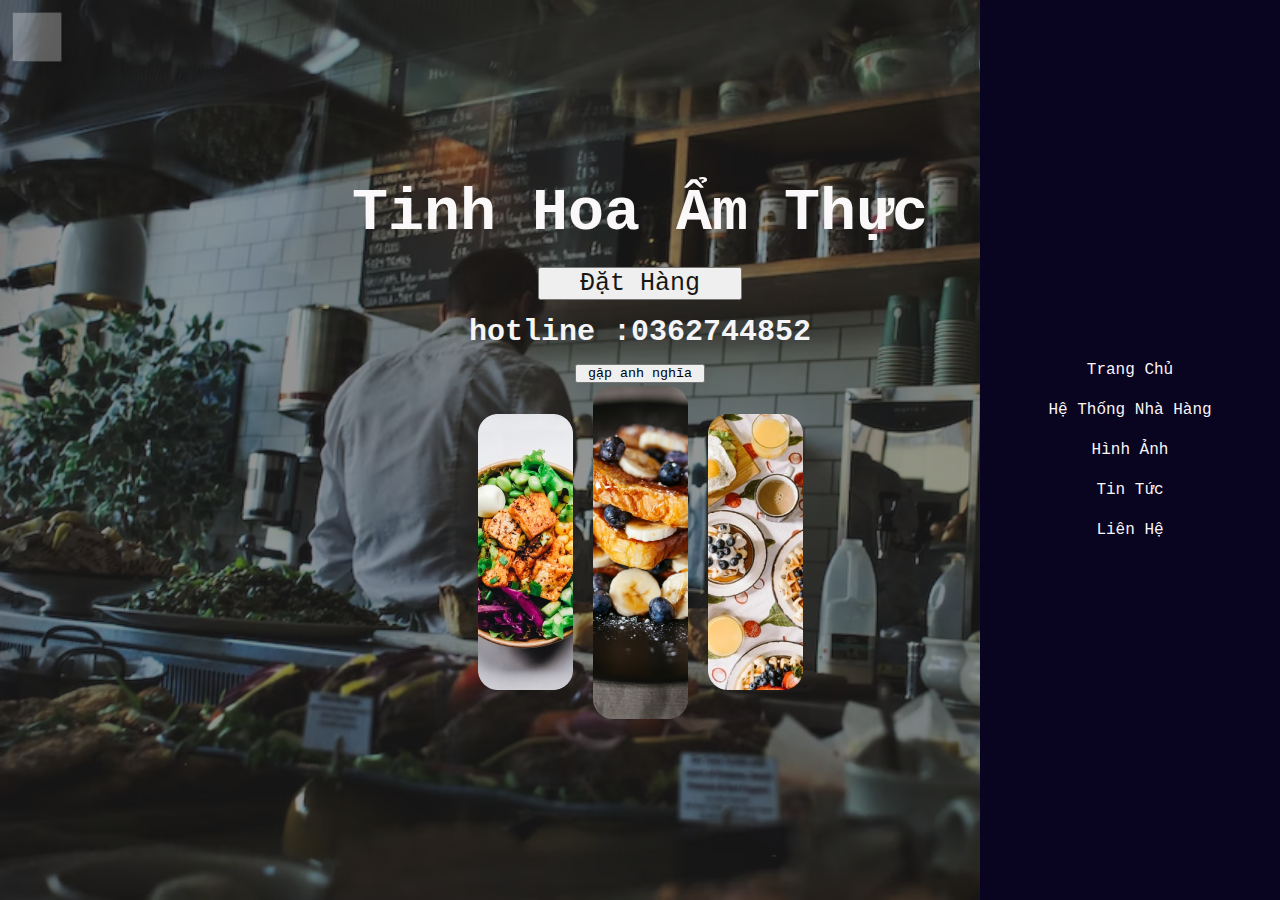
<file: index.html>
<!DOCTYPE html>
<html lang="en">

<head>
    <meta charset="UTF-8">
    <meta http-equiv="X-UA-Compatible" content="IE=edge">
    <meta name="viewport" content="width=device-width, initial-scale=1.0">
    <title>Cơm Nêu</title>
    <link rel="stylesheet" href="css/style.css">
</head>

<body>
    <header>

        <div class="menu-icon">
            <input type="checkbox">
            <div class="menu-lines">

            </div>
        </div>
        <div class="menu-item">
            <li> <a href="home.html">Trang Chủ</a></li>
            <li> <a href="restaurant.html">Hệ Thống Nhà Hàng</a></li>
            <li> <a href="galary.html">Hình Ảnh</a></li>
            <li> <a href="">Tin Tức </a></li>
            <li> <a href="">Liên Hệ</a></li>

        </div>
        <div class="header-text">
            <h1>Tinh Hoa Ẩm Thực</h1>
            <button style="color: rgb(232, 232, 241);"><a href="">Đặt Hàng</a></button>
            <div>
                <h3>hotline :0362744852 </h3>
                <button style="width: 130px; right: 200px;;">gặp anh nghĩa</button>


            </div>
            <div class="box-right">
                <img src="images/img_1.png" alt="">
                <img src="images/img_2.png" alt="">
                <img src="images/img_3.png" alt="">
            </div>
        </div>
        
    </header>
    <script src="scripts/site.js"></script>
</body>

</html>
</file>
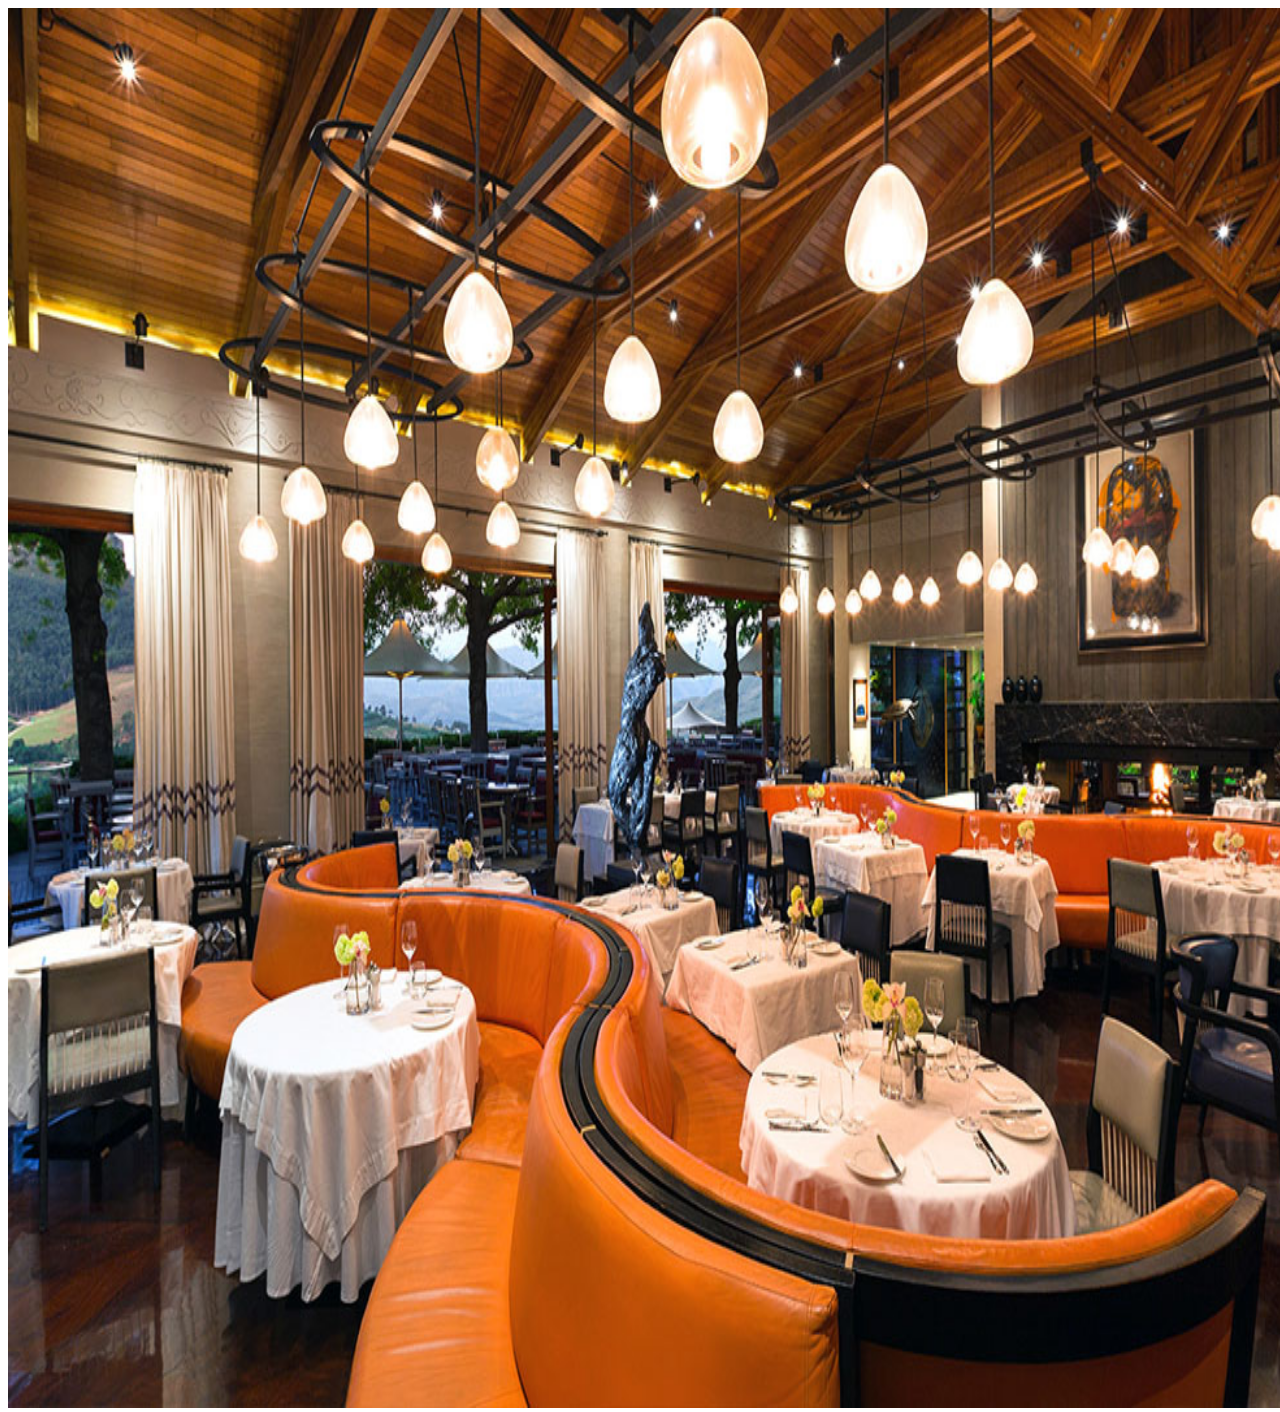
<file: galary.html>
<!DOCTYPE html>
<html lang="en">
<head>
    <meta charset="UTF-8">
    <meta http-equiv="X-UA-Compatible" content="IE=edge">
    <meta name="viewport" content="width=device-width, initial-scale=1.0">
    <title>Galary</title>
    <link rel="stylesheet" href="css/home.css">
</head>
<body>
    <div class="food4">
       
        <img src="../images/70.jpg" alt="" width="1300" height="1400">
    
</body>
</html>
</file>
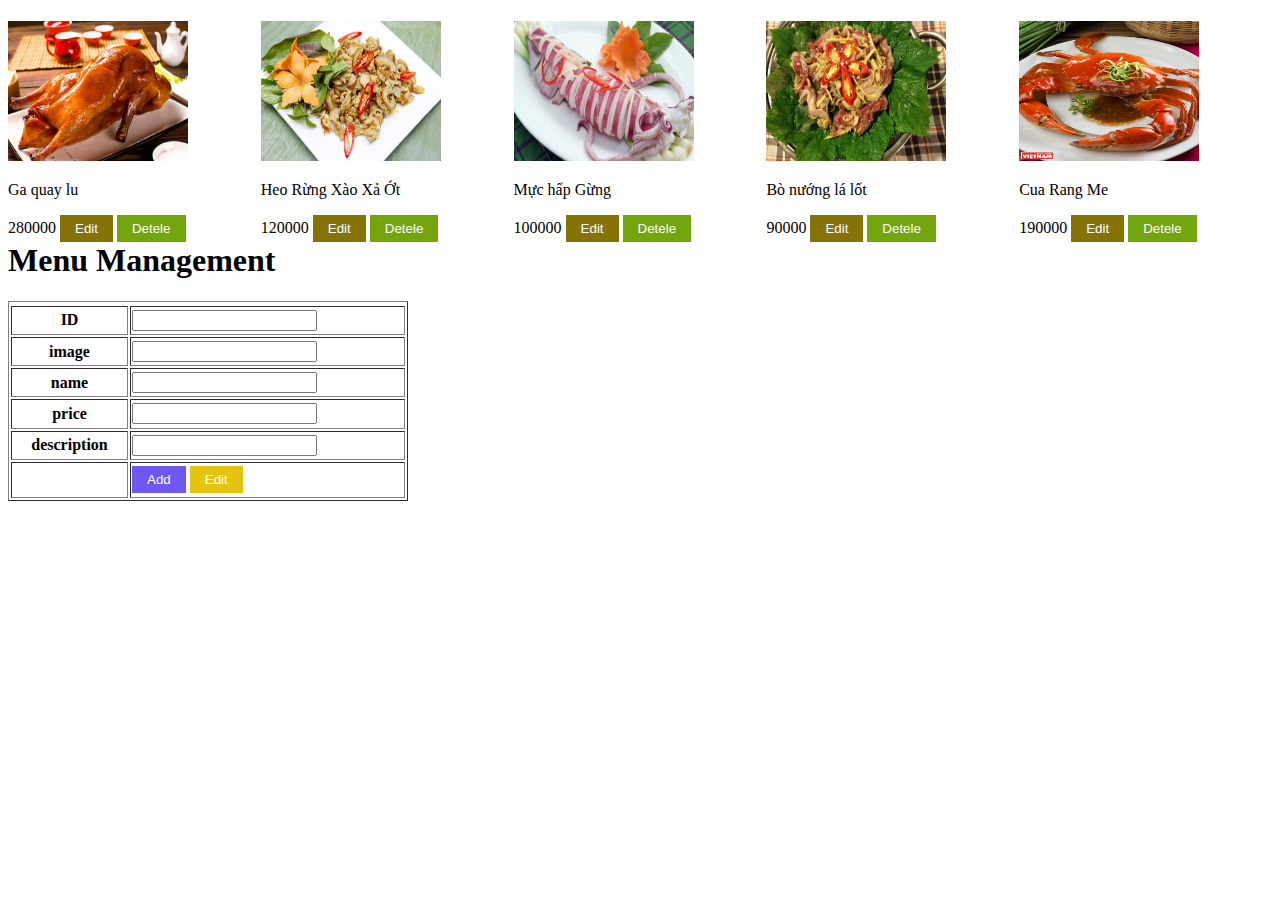
<file: home.html>
<!DOCTYPE html>
<html lang="en">

<head>
    <meta charset="UTF-8">
    <meta http-equiv="X-UA-Compatible" content="IE=edge">
    <meta name="viewport" content="width=device-width, initial-scale=1.0">
    <title>Home page</title>
    <link rel="stylesheet" href="css/home.css">
</head>

<body>
    <header>
        <div id="tbFoods">
        </div>
        
    </header>
</table>
<h1> Menu Management </h1>

<table border="1" style="width: 400px; height: 200px" ;>
    <tr id="Menu">
       
    </tr>

    <tr>
        <th>ID</th>
        <td><input type="number" id="id"></td>

    </tr>
    <tr>
        <th>image</th>
        <td><input type="text" id="img"></td>
    </tr>
    <tr>
        <th>name</th>
        <td><input type="text" id="name"></td>
    </tr>
    <tr>
        <th>price</th>
        <td><input type="text" id="price"></td>
    </tr>
    <tr>
        <th>description</th>
        <td><input type="text" id="description"></td>
    </tr>
    
    <tr>
        <th></th>
        <td>
            <button class="btnAdd" id="add" onclick="addfood()">Add</button>
            <button class="btn-edit" id="Edit" onclick="editFood()">Edit</button>
        </td>
    </tr>
</table>
  
    <script src="scripts/site.js"></script>
</body>


</html>
</file>
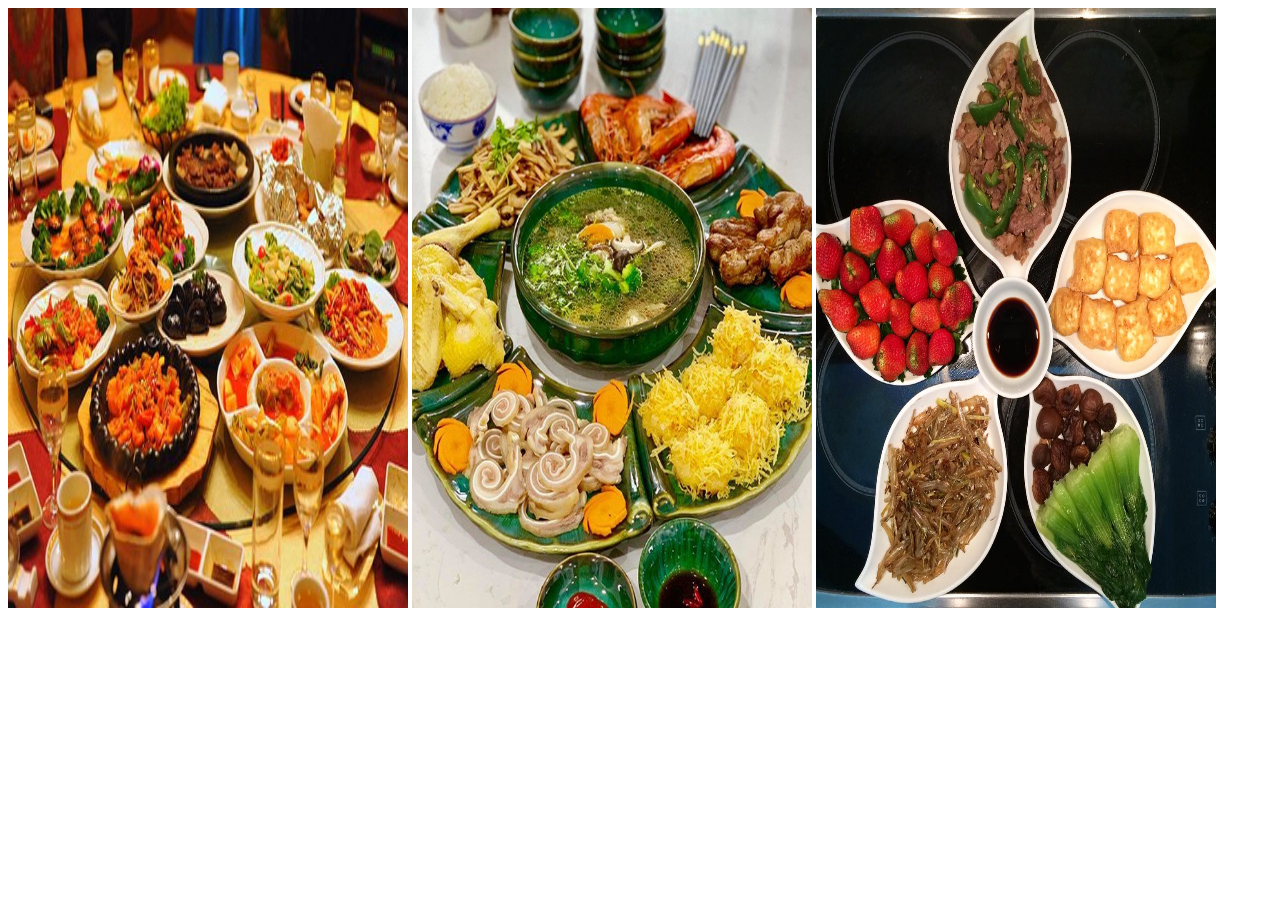
<file: restaurant.html>
<!DOCTYPE html>
<html lang="en">
<head>
    <meta charset="UTF-8">
    <meta http-equiv="X-UA-Compatible" content="IE=edge">
    <meta name="viewport" content="width=device-width, initial-scale=1.0">
    <title>Restaurents</title
        <link rel="stylesheet" href="css/home.css">
</head>
<body>
    <div class="food3">
       
            <img src="../images/66.jpg" alt="" width="400" height="600">
            <img src="../images/67.jpg" alt="" width="400" height="600">
            <img src="../images/68.jpg" alt="" width="400" height="600">
             
        </div>

    </div>
</body>
</html>
</file>
<file: css/style.css>
.root {
    color: rgb(117, 235, 123);
}
*{
    padding: 0%;
    margin: 0%;
    box-sizing: border-box;
    font-family: 'Courier New', Courier, monospace;
}
li{list-style: none;}
a{ text-decoration: none;}
header{
    width: 100vw;
    height: 100vh;
    background: url("../images/a4.avif");
    background-position: centaer;
    background-size: cover;
    background-repeat: no-repeat;
    position: relative;
    display: flex;
    text-align: center;
    justify-content: center;
    align-items: center;
    animation: inout 5s infinite;
   
    }

    @keyframes inout {
        0%,100%{
            transform: scale(1);
        }
        50%{
            transform: scale(1.1);
        }
    }
header::before{
    position: absolute;
    width: 100%;
    height: 100%;
    content: "";
    display: block;
    background: rgba(43, 41, 41, 0.5)
}
header input { 
    width: 50px;
    height: 50px;
    position: absolute;
    top: 12px;
    left: 12px;
    opacity: 0.3;
    z-index: 2;
    cursor: pointer;
    position: fixed;
}
header .menu-icon input.checked ~ .menu-line::before  {
    transform: rotate(90deg);
    top: 0;
}   
.menu-icon{
    width: 50px;
    height: 50px;
    position: absolute;
    top: 12px;
    left: 12px;
    opacity: 11;
    z-index: 2;
    cursor: pointer;
    position: fixed;
    display: flex;
    align-items: center;
    justify-items: center;
}
/* .menu-line{
    height: 4px;
    width: 100%;
    background: rgb(244, 241, 245);
    position: relative;
}
.menu-line::before{
    content: "";
    display: block;
    width: 100%;
    height: 4px;
    position: absolute;
    background:rgb(246, 244, 247); 
    top: -14px;
}
 .menu-line::after{
    content: "";
    display: block;
    width: 100%;
    height: 4px;
    position: absolute;
    background:rgb(241, 238, 241); 
    top: 14px;
}  */
.menu-item{
    position:fixed;
    width: 300px;
    height: 100vh;
    background: rgb(9, 4, 31);
    top: 0;
    right: 0;
    display: flex;
    justify-content:center;
    text-align: center;
    align-items: center;
    z-index: 10;
    flex-direction: column;
    transition: 0.5s;
}
.menu-item li {
    line-height: 40px;
   
}
.menu-item li a{
    color: rgb(249, 245, 248);
}
.header-text {
    position: absolute;
}
.header-text h1 {
    font-size: 60px;
   color: rgb(250, 248, 248);
  margin-bottom: 20px;
}
.header-text a {
    padding: 15px 40px;
    background: var(rgb(243, 248, 245));
    color: rgb(24, 24, 21);
    border-radius: 50px;
    font-size: 25px;

}
.header-text h3 {
    padding: 15px 30px;
    background: var(red);
    color: rgb(245, 245, 248);
    border-radius: 50px;
    font-size: 30px;
}
.header-text h4{
    padding: 6px 12px;
    background: rgb(248, 246, 246);
    border-radius: 12px;
    font-size: 12px;
}
.box-right {
    padding: 3px;
    display: flex;
    justify-content: center;
    align-items: center;
}

.box-right img {
    margin: 0px 10px;
    animation: animation 3s infinite linear;
}

 .box-right img:nth-child(1) {
    animation-delay: 0.5s;
}

 .box-right img:nth-child(2) {

    animation-delay: 1s;
}
.fool1{
    display: flex;
    justify-content: space-around;
    align-items: center;

}
</file>
<file: css/home.css>
.back {
    z-index: 0;
    /* background: fixed; */
    /* position: fixed; */

}

.food {
    float: left;
    width: 20%;

}

.food3 {
    float: left;
    width: 33%;
}

.food4 {
    float: left;
    width: 100%;
}

.btn{
    display: block;
    background-color: rgb(220, 18, 21);
    border: 0px;
    padding: 6px 15px;
    color: #fff;
}
.btn:hover {
    background-color: rgb(239, 239, 27)
}

.btnAdd {
    background-color: rgb(111, 88, 242);
    border: 0px;
    padding: 6px 15px;
    color: #fff;
}

.btnAdd:hover {
    background-color: rgb(123, 27, 239)
}
.btn-edit {
    background-color: rgb(228, 196, 14);
    border:0px ;
    padding:6px 15px;
    color: #fff;
}
.btn-edit:hover {
    background-color: rgb(115, 189, 18)
}

.btn-show-info {
    background-color: rgb(134, 115, 7);
    border:0px ;
    padding:6px 15px;
    color: #fff;
}
.btn-show-info:hover {
    background-color: rgb(28, 43, 212)
}
.btn-delete {
    background-color: rgb(189, 48, 10);
    border:0px ;
    padding:6px 15px;
    color: #fff;
}
.btn-delete {
    background-color: rgb(115, 165, 15)
}
</file>
